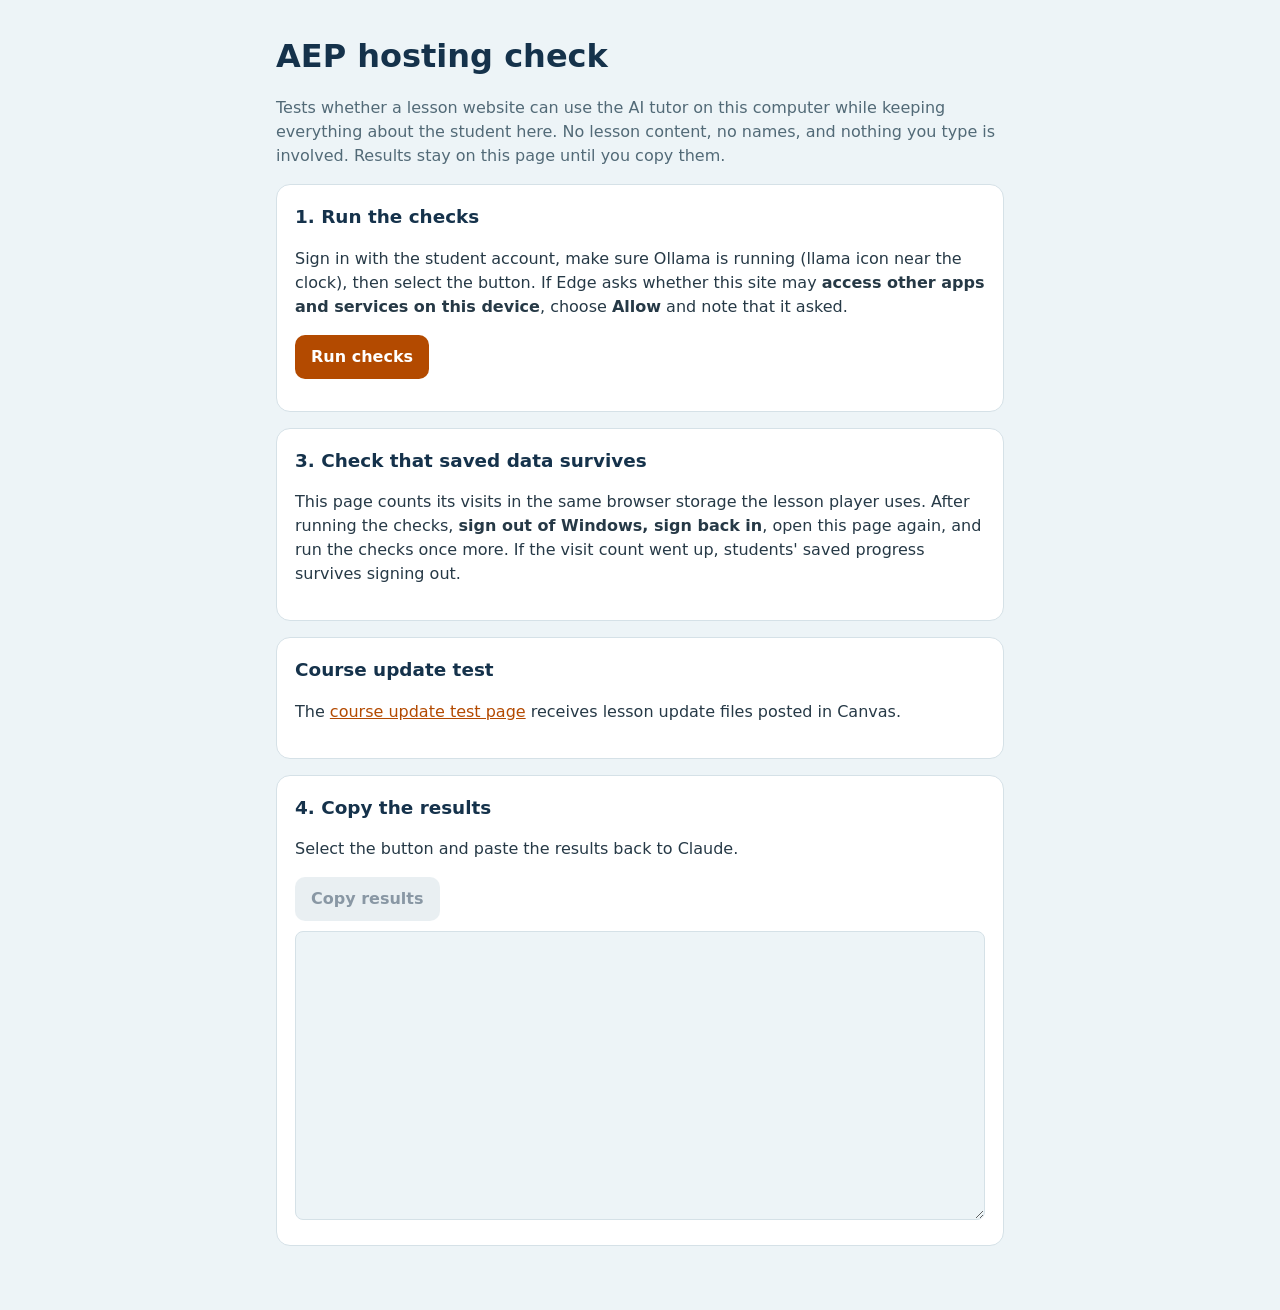
<file: index.html>
<!doctype html>
<html lang="en">
<head>
<meta charset="utf-8">
<meta name="viewport" content="width=device-width, initial-scale=1">
<!-- Same rule the hosted app would use: this page may only talk to the site it
     came from and to Ollama on this computer. Edge blocks everything else. -->
<meta http-equiv="Content-Security-Policy" content="default-src 'none'; script-src 'self'; worker-src 'self'; connect-src 'self' http://localhost:11434 http://127.0.0.1:11434; style-src 'self'; img-src 'self' data:; manifest-src 'self'; base-uri 'none'; form-action 'none'">
<title>AEP Hosting Check</title>
<link rel="icon" href="data:,">
<link rel="stylesheet" href="style.css">
</head>
<body>
<main>
  <h1>AEP hosting check</h1>
  <p class="lead">Tests whether a lesson website can use the AI tutor on this computer while
    keeping everything about the student here. No lesson content, no names, and nothing
    you type is involved. Results stay on this page until you copy them.</p>

  <section class="panel">
    <h2>1. Run the checks</h2>
    <p>Sign in with the student account, make sure Ollama is running (llama icon near the
      clock), then select the button. If Edge asks whether this site may
      <strong>access other apps and services on this device</strong>, choose <strong>Allow</strong>
      and note that it asked.</p>
    <button id="run" type="button">Run checks</button>
    <span id="busy" role="status" aria-live="polite"></span>
    <ol id="results" class="results" aria-live="polite"></ol>
  </section>

  <section class="panel" id="originHelp" hidden>
    <h2>2. If Ollama refused this site</h2>
    <p>Ollama only answers websites it has been told to trust. In the student account, open
      <strong>Command Prompt</strong> (not as administrator) and run:</p>
    <pre id="setxCommand"></pre>
    <p>Then quit Ollama (right-click the llama icon → Quit), start it again from the Start menu,
      reload this page, and run the checks again.</p>
  </section>

  <section class="panel">
    <h2>3. Check that saved data survives</h2>
    <p>This page counts its visits in the same browser storage the lesson player uses.
      After running the checks, <strong>sign out of Windows, sign back in</strong>, open this page
      again, and run the checks once more. If the visit count went up, students' saved progress
      survives signing out.</p>
  </section>

  <section class="panel">
    <h2>Course update test</h2>
    <p>The <a href="courses.html">course update test page</a> receives lesson update files posted in Canvas.</p>
  </section>

  <section class="panel">
    <h2>4. Copy the results</h2>
    <p>Select the button and paste the results back to Claude.</p>
    <button id="copy" type="button" class="secondary" disabled>Copy results</button>
    <span id="copied" role="status" aria-live="polite"></span>
    <textarea id="report" rows="14" readonly aria-label="Results to copy"></textarea>
  </section>
</main>
<script src="check.js"></script>
</body>
</html>
</file>
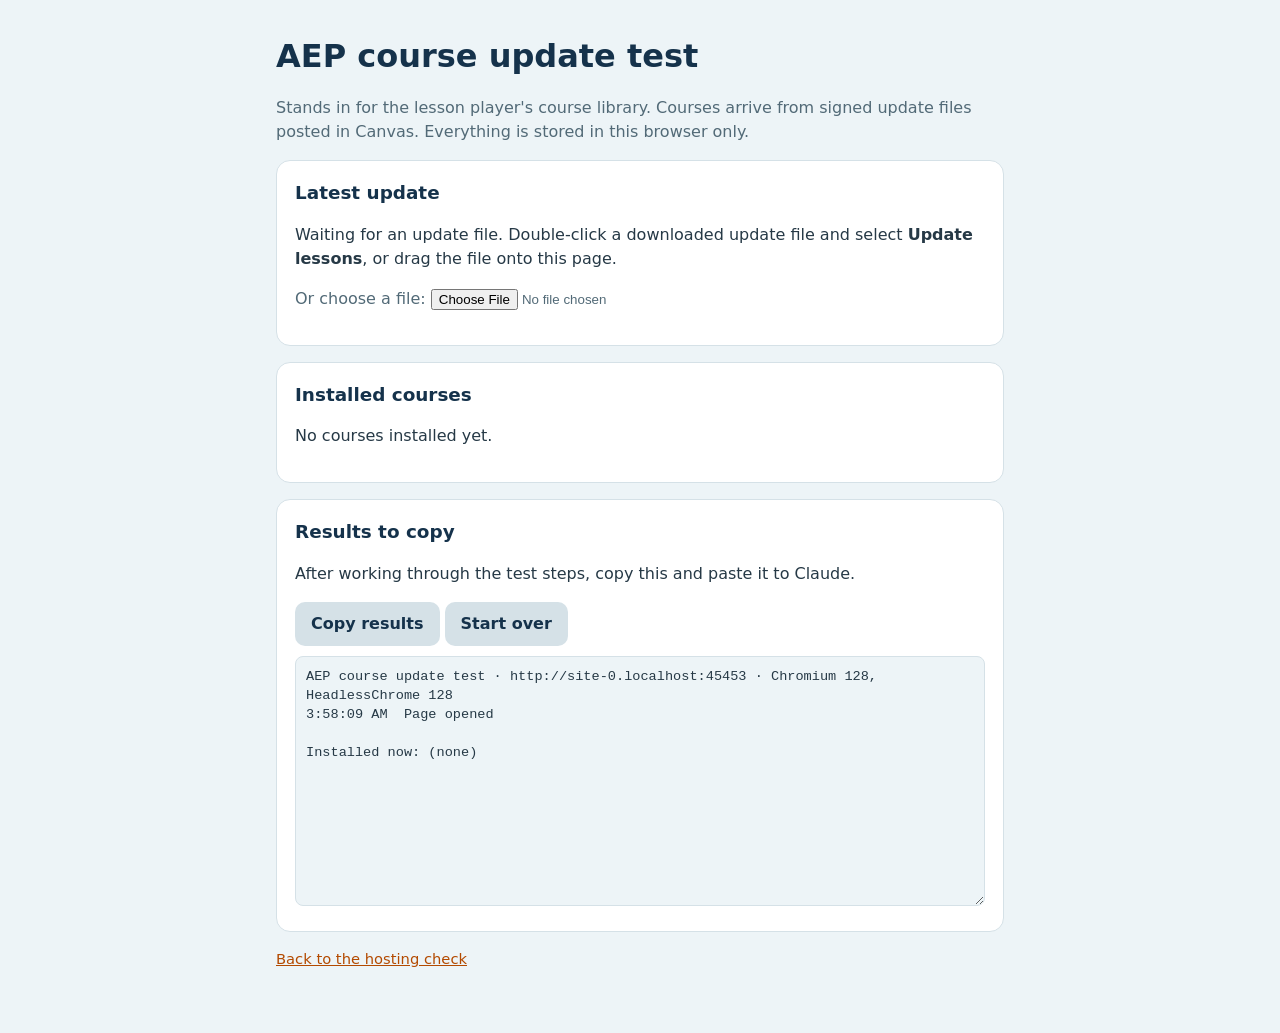
<file: courses.html>
<!doctype html>
<html lang="en">
<head>
<meta charset="utf-8">
<meta name="viewport" content="width=device-width, initial-scale=1">
<!-- Same rule as the hosting check: only this site and Ollama on this computer. -->
<meta http-equiv="Content-Security-Policy" content="default-src 'none'; script-src 'self'; worker-src 'self'; connect-src 'self' http://localhost:11434 http://127.0.0.1:11434; style-src 'self'; img-src 'self' data:; manifest-src 'self'; base-uri 'none'; form-action 'none'">
<title>AEP Course Update Test</title>
<link rel="icon" href="data:,">
<link rel="stylesheet" href="style.css">
</head>
<body>
<main>
  <h1>AEP course update test</h1>
  <p class="lead">Stands in for the lesson player's course library. Courses arrive from
    signed update files posted in Canvas. Everything is stored in this browser only.</p>

  <section class="panel" aria-labelledby="statusHeading">
    <h2 id="statusHeading">Latest update</h2>
    <p id="status" role="status" aria-live="polite">Waiting for an update file. Double-click a downloaded
      update file and select <strong>Update lessons</strong>, or drag the file onto this page.</p>
    <p><label class="filepick">Or choose a file: <input id="pick" type="file" accept=".html,text/html"></label></p>
  </section>

  <section class="panel" aria-labelledby="coursesHeading">
    <h2 id="coursesHeading">Installed courses</h2>
    <div id="courses"><p>Loading…</p></div>
  </section>

  <section class="panel" aria-labelledby="logHeading">
    <h2 id="logHeading">Results to copy</h2>
    <p>After working through the test steps, copy this and paste it to Claude.</p>
    <button id="copy" type="button" class="secondary">Copy results</button>
    <button id="reset" type="button" class="secondary">Start over</button>
    <span id="copied" role="status" aria-live="polite"></span>
    <textarea id="log" rows="12" readonly aria-label="Results to copy"></textarea>
  </section>
  <p class="detail"><a href="./">Back to the hosting check</a></p>
</main>
<script src="courses-key.js"></script>
<script src="courses.js"></script>
</body>
</html>
</file>
<file: style.css>
:root {
  --ink: #263946; --navy: #15324b; --accent: #b34a00; --ok: #1c7a53; --warn: #8a5a00; --bad: #a23d3d;
  --line: #d5e1e7; --bg: #edf4f7; --card: #fff; --muted: #526a77;
}
@media (prefers-color-scheme: dark) {
  :root { --ink: #dbe6ec; --navy: #cfe3f0; --accent: #f08a3c; --ok: #5fcf9c; --warn: #e9b44c; --bad: #f08080;
    --line: #2f4352; --bg: #111b22; --card: #182631; --muted: #9db3c0; }
}
* { box-sizing: border-box; }
body { margin: 0; background: var(--bg); color: var(--ink); font-family: "Segoe UI", system-ui, Arial, sans-serif; line-height: 1.5; }
main { max-width: 760px; margin: 0 auto; padding: 24px 16px 48px; }
h1 { color: var(--navy); margin: 8px 0; }
h2 { color: var(--navy); font-size: 1.15rem; margin: 0 0 8px; }
.lead { color: var(--muted); }
.panel { background: var(--card); border: 1px solid var(--line); border-radius: 14px; padding: 18px; margin: 16px 0; }
button { border: 0; border-radius: 10px; background: var(--accent); color: #fff; padding: 10px 16px; min-height: 44px; font: inherit; font-weight: 700; cursor: pointer; }
button.secondary { background: var(--line); color: var(--navy); }
button:disabled { opacity: .5; cursor: not-allowed; }
#busy, #copied { margin-left: 10px; color: var(--muted); }
.results { padding-left: 0; list-style: none; margin: 14px 0 0; }
.results li { border-top: 1px solid var(--line); padding: 10px 0; display: grid; grid-template-columns: 4.5em 1fr; gap: 8px; }
.results .tag { font-weight: 800; }
.results .pass .tag { color: var(--ok); }
.results .warn .tag { color: var(--warn); }
.results .fail .tag { color: var(--bad); }
.results .info .tag { color: var(--muted); }
.results .detail { color: var(--muted); font-size: .92rem; overflow-wrap: anywhere; }
pre, textarea { width: 100%; background: var(--bg); color: var(--ink); border: 1px solid var(--line); border-radius: 8px; padding: 10px; font: .85rem/1.4 Consolas, monospace; white-space: pre-wrap; overflow-wrap: anywhere; }
textarea { margin-top: 10px; resize: vertical; }
#status.ok { color: var(--ok); font-weight: 700; }
#status.bad { color: var(--bad); font-weight: 700; }
.course { border-top: 1px solid var(--line); padding: 12px 0; }
.course h3 { margin: 0; color: var(--navy); font-size: 1.05rem; }
.course ul { padding-left: 1.2em; }
.detail { color: var(--muted); font-size: .92rem; }
.filepick { color: var(--muted); }
a { color: var(--accent); }
body.dropping main { outline: 3px dashed var(--accent); outline-offset: -8px; }
</file>
